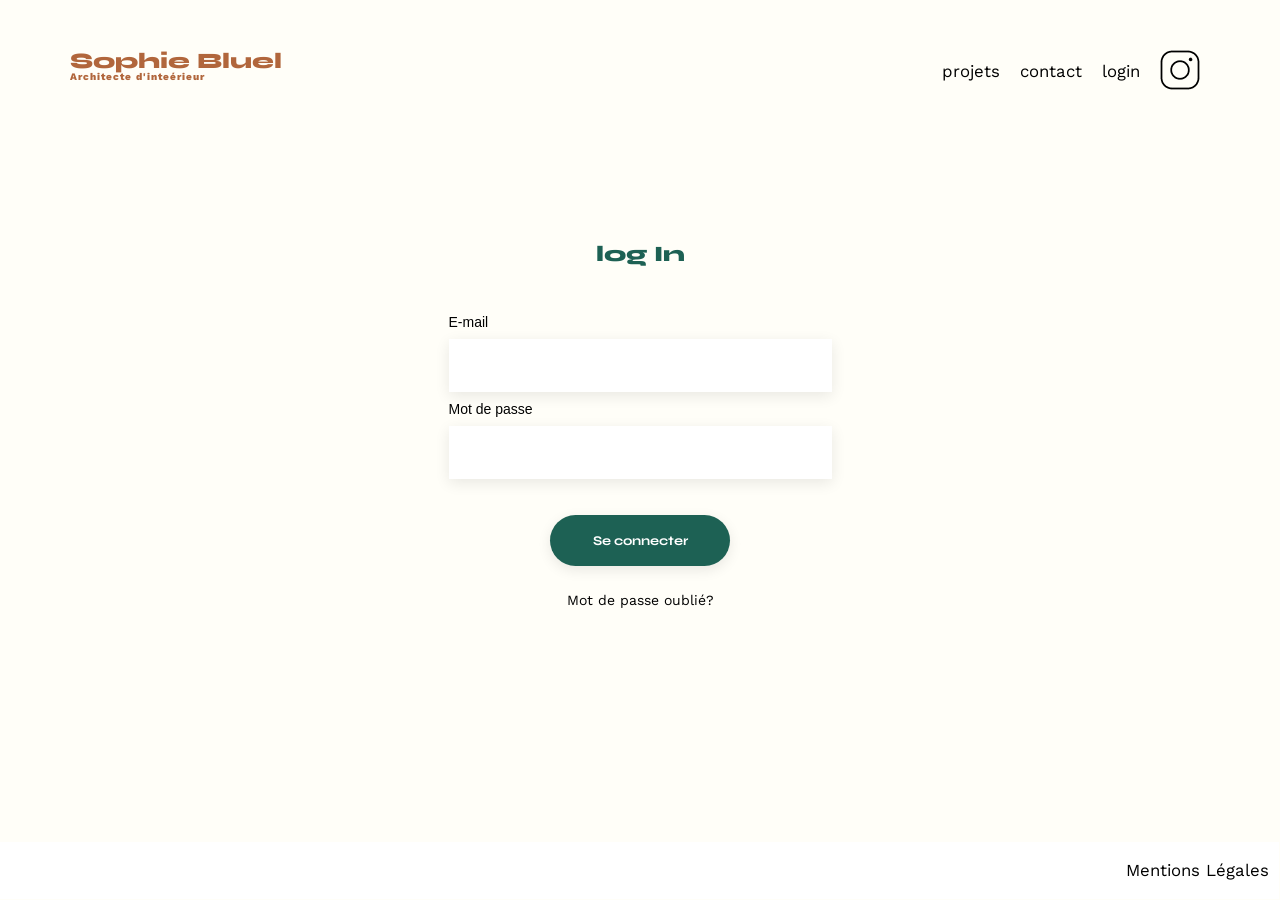
<file: FrontEnd/login.html>
<!DOCTYPE html>
<html lang="fr">
  <head>
    <meta charset="UTF-8" />
    <meta http-equiv="X-UA-Compatible" content="IE=edge" />
    <meta name="viewport" content="width=device-width, initial-scale=1.0" />
    <title>Login</title>
    <link rel="stylesheet" href="./assets/style.css" />
    <link rel="stylesheet" href="./assets/stylelogin.css" />
    <link rel="preconnect" href="https://fonts.googleapis.com" />
    <link rel="preconnect" href="https://fonts.gstatic.com" crossorigin />
    <link
      href="https://fonts.googleapis.com/css2?family=Syne:wght@700;800&family=Work+Sans&display=swap"
      rel="stylesheet"
    />
    <link rel="preconnect" href="https://fonts.googleapis.com">
<link rel="preconnect" href="https://fonts.gstatic.com" crossorigin>
  </head>
  <body>
    <header>
        <h1>Sophie Bluel <span>Architecte d'inteérieur</span></h1>
        <nav>
            <ul>
                <li>projets</li>
                <li>contact</li>
                <li>login</li>
                <li><img src="./assets/icons/instagram.png" alt="Instagram"></li>
            </ul>
        </nav>
    </header>
    <div class="formulaire">
    <form  id="form" >
      <h1 class="titre">log In</h1>
      <fieldset>
        <div>
          <label> E-mail</label><br>
          <input type="text" id="email" name="email" />
        </div>

        <div>
          <label>Mot de passe</label><br>
          <input type="password" id="password" name="password" />
        </div>
        <input type="submit" value="Se connecter">
        <div class="lien">
          <a href=""> Mot de passe oublié?</a>
        </div>
      </fieldset>
    </form>
</div>
    <footer>
        <nav>
            <ul class="footer">
                <li class="marge">Mentions Légales</li>
            </ul>
        </nav>
    </footer>
    <script src="./assets/login.js"></script>
  </body>
</html>
</file>
<file: FrontEnd/assets/style.css>
/* http://meyerweb.com/eric/tools/css/reset/
   v2.0 | 20110126
   License: none (public domain)
*/

html,
body,
div,
span,
applet,
object,
iframe,
h1,
h2,
h3,
h4,
h5,
h6,
p,
blockquote,
pre,
a,
abbr,
acronym,
address,
big,
cite,
code,
del,
dfn,
em,
img,
ins,
kbd,
q,
s,
samp,
small,
strike,
strong,
sub,
sup,
tt,
var,
b,
u,
i,
center,
dl,
dt,
dd,
ol,
ul,
li,
fieldset,
form,
label,
legend,
table,
caption,
tbody,
tfoot,
thead,
tr,
th,
td,
article,
aside,
canvas,
details,
embed,
figure,
figcaption,
footer,
header,
hgroup,
menu,
nav,
output,
ruby,
section,
summary,
time,
mark,
audio,
video {
  margin: 0;
  padding: 0;
  border: 0;
  font-size: 100%;
  font: inherit;
  vertical-align: baseline;
}
/* HTML5 display-role reset for older browsers */
article,
aside,
details,
figcaption,
figure,
footer,
header,
hgroup,
menu,
nav,
section {
  display: block;
}
body {
  line-height: 1;
}
ol,
ul {
  list-style: none;
  cursor: pointer;
}
a {
  color: black;
  text-decoration: none;
}
.filtre ul {
  display: flex;
  flex-direction: row;
  width: 100%;
  justify-content: center;
  margin-bottom: 20px;
}
.filtre li {
  margin: 5px;
  border: 1px solid #1d6154;
  border-radius: 60px;
  padding: 5px 20px;
  cursor: pointer;
  color: #1d6154;
  font-weight: 700;
}
.filtre li:hover {
  background-color: #1d6154;
  color: white;
}
blockquote,
q {
  quotes: none;
}
blockquote:before,
blockquote:after,
q:before,
q:after {
  content: "";
  content: none;
}
table {
  border-collapse: collapse;
  border-spacing: 0;
}
/** end reset css**/
body {
  max-width: 1140px;
  margin: auto;
  font-family: "Work Sans";
  font-size: 14px;
}
header {
  display: flex;
  justify-content: space-between;
  margin: 50px 0;
}
section {
  margin: 50px 0;
}

h1 {
  display: flex;
  flex-direction: column;
  font-family: "Syne";
  font-size: 22px;
  font-weight: 800;
  color: #b1663c;
}

h1 > span {
  font-family: "Work Sans";
  font-size: 10px;
  letter-spacing: 0.1em;
}

h2 {
  font-family: "Syne";
  font-weight: 700;
  font-size: 30px;
  color: #1d6154;
}
nav ul {
  display: flex;
  align-items: center;
  list-style-type: none;
}
nav li {
  padding: 0 10px;
  font-size: 1.2em;
}

li:hover {
  color: #b1663c;
}
#introduction {
  display: flex;
  align-items: center;
}
#introduction figure {
  flex: 1;
}
#introduction img {
  display: block;
  margin: auto;
  width: 80%;
}

#introduction article {
  flex: 1;
}
#introduction h2 {
  margin-bottom: 1em;
}

#introduction p {
  margin-bottom: 0.5em;
}
#portfolio h2 {
  text-align: center;
  margin-bottom: 1em;
}
.gallery {
  width: 100%;
  display: grid;
  grid-template-columns: 1fr 1fr 1fr;
  grid-column-gap: 20px;
  grid-row-gap: 20px;
}

.gallery img {
  width: 100%;
}
#contact {
  width: 50%;
  margin: auto;
}
#contact > * {
  text-align: center;
}
#contact h2 {
  margin-bottom: 20px;
}
#contact form {
  text-align: left;
  margin-top: 30px;
  display: flex;
  flex-direction: column;
}

#contact input {
  height: 50px;
  font-size: 1.2em;
  border: none;
  box-shadow: 0px 4px 14px rgba(0, 0, 0, 0.09);
}
#contact label {
  margin: 2em 0 1em 0;
}
#contact textarea {
  border: none;
  box-shadow: 0px 4px 14px rgba(0, 0, 0, 0.09);
}

input[type="submit"] {
  font-family: "Syne";
  font-weight: 700;
  color: white;
  background-color: #1d6154;
  margin: 2em auto;
  width: 180px;
  text-align: center;
  border-radius: 60px;
  display: flex;
  justify-content: center;
  cursor: pointer;
}

footer nav ul {
  display: flex;
  justify-content: flex-end;
  padding: 2em;
}
.modal-gallery {
  display: grid;
  grid-template-columns: 1fr 1fr 1fr 1fr;
  /* display: flex;
    flex-wrap: wrap; */
  margin: 12px 100px;
}
.modal-gallery img {
  width: 100%;
  height: 104px;
  position: relative;
}

.modal {
  position: fixed;
  top: 0;
  left: 0;
  margin: 0;
  width: 100%;
  height: 100%;
  background: #00000066;
  display: flex;
  align-items: center;
  justify-content: center;
  max-height: 130vh; /* Pour que la modale ne dépasse pas de l'écran */
  overflow-y: auto; /* Permettre le scroll à l'intérieur de la modale */
}
.modal-wrapper {
  width: 500px;
	height: 580px;
  padding: 20px;
  background-color: #fff;
  padding: 20px;
  border-radius: 10px;
  margin: 40 50px;
}

#title-modal {
  text-align: center;
  margin-top: 20px;
}
#title-modal2 {
  text-align: center;
  margin-top: 20px;
}
.js-modal {
  font-size: 10px;
  padding-top: 1em;
  margin-left: 2em;
}
.modifier1 {
  font-size: 10px;
}
.modifier2 {
  font-size: 10px;
}
.titre-between h2 {
  display: flex;
  align-items: center;
}
.delete {
  display: flex;
  justify-content: center;
  color: red;
}
.icone-sup {
  position: absolute;
  color: #008766;
  background-color: #99e2d0;
  height: 1.3rem;
  width: 4rem;
  text-align: center;
  font-size: 0.6rem;
  top: 1rem;
  right: 1rem;
}

.image-container {
  position: relative;
  width: 78px;
  margin: 10px;
}
.image-container i {
  position: absolute;
  top: 0;
  right: 0;
  margin: 10px;
  background-color: black;
  color: white;
  height: 20px;
  width: 20px;
  display: flex;
  align-items: center;
  justify-content: center;
  font-size: 10px;
  cursor: pointer;
}
h3 {
  font-size: 26px;
  margin-bottom: 30px;
}
.js-modal-close {
  border: none;
  background-color: white;
  float: right;
  clear: both;
  cursor: pointer;
}
.bande1 {
  border: 1px solid #b3b3b3;
  margin: 0 100px;
}
.bande {
  border: 1px solid #b3b3b3;
}
.modal-button {
  height: 36px;
}
.modifier1 {
  margin: 10px 0 0 60px;
}
#back-to-gallery {
  border: none;
  background-color: white;
  cursor: pointer;
}

.add-image {
  background-color: #e8f1f6;
  height: 169px;
  display: flex;
  flex-direction: column;
  justify-content: center;
  align-items: center;
  margin-bottom: 20px;
}
.fa-light {
  font-size: 50px;
  margin-bottom: 20px;
}
.add-image_button {
  height: 36px;
  width: 173px;
  background-color: #cbd6dc;
  border-radius: 50px;
  border: none;
  margin-bottom: 10px;
  color: #306685;
}
.parrag {
  font-size: 10px;
  margin-top: 20px;
}
.addmodal-wrapper {
  padding: 0 50px;
}
#addform input,
select {
  width: 100%;
  margin: 10px 0;
  height: 51px;
  box-shadow: 0px 4px 14px #f6f6f6;
  border: none;
}
#addform select {
  margin-bottom: 50px;
}
.modal-btn-valider button {
  display: flex;
  justify-content: center;
  align-items: center;
  height: 36px;
  width: 237px;
  border-radius: 60px;
  background-color: #1D6154;
  border: none;
  margin: 50px 100px;
  cursor: pointer;
  color: white;
}
.titre-between {
  display: flex;
  justify-content: center;
}
input[type="file"] {
  display: none;
}

.label-add {
  background-color: #cbd6dc;
  padding: 10px;
  border-radius: 50px;
  cursor: pointer;
  height: 36px;
  width: 173px;
  margin-bottom: 20px;
  font-size: 14px;
  color: #306685;
}
button[disabled]{
  background-color: #A7A7A7;
  color: white;
}
</file>
<file: FrontEnd/assets/stylelogin.css>
body{
    background-color:#FFFEF8 ;
}
.formulaire{
    display: flex;
    justify-content: center;
    gap: 2;
    margin-top: 150px;
}
.titre{
    margin-bottom: 50px ;
    text-align: center;
    color: #1D6154;
}
input{
    width: 379px;
    height: 51px;
    margin: 10px 0;
    border: none;
    background-color:#FFFFFF ;
    box-shadow: 0px 4px 14px rgb(0 0 0 / 9%);
}
label{
    font-family:"work-sans", sans-serif ;
    font-size: 14px;
    
}
.lien{
    display: flex;
    justify-content: center;
}
.footer{
    position: absolute;
    right: 1px;
	bottom: 1px;
    background-color: #FFFFFF;
    width: 100%;
    padding: 20px 0;
}
/* .marge{
    padding-right: 170px;
} */
</file>
